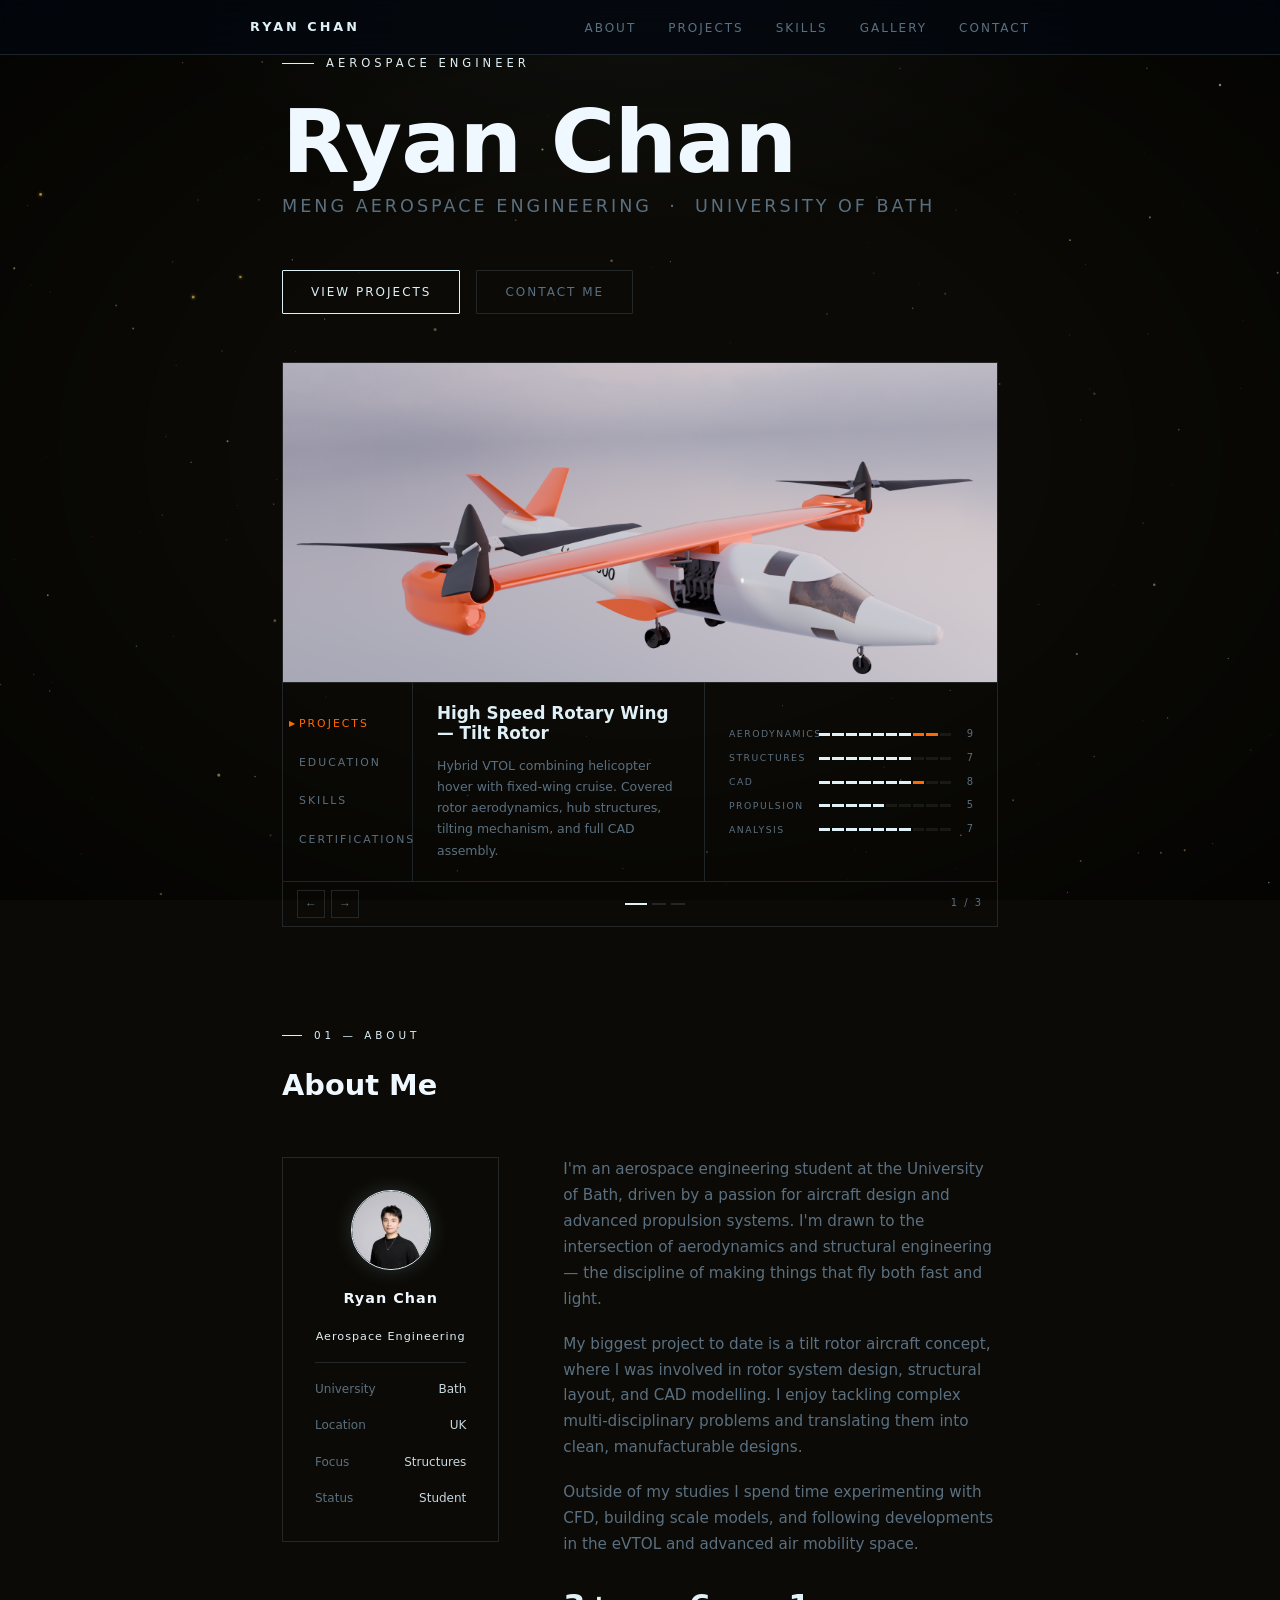
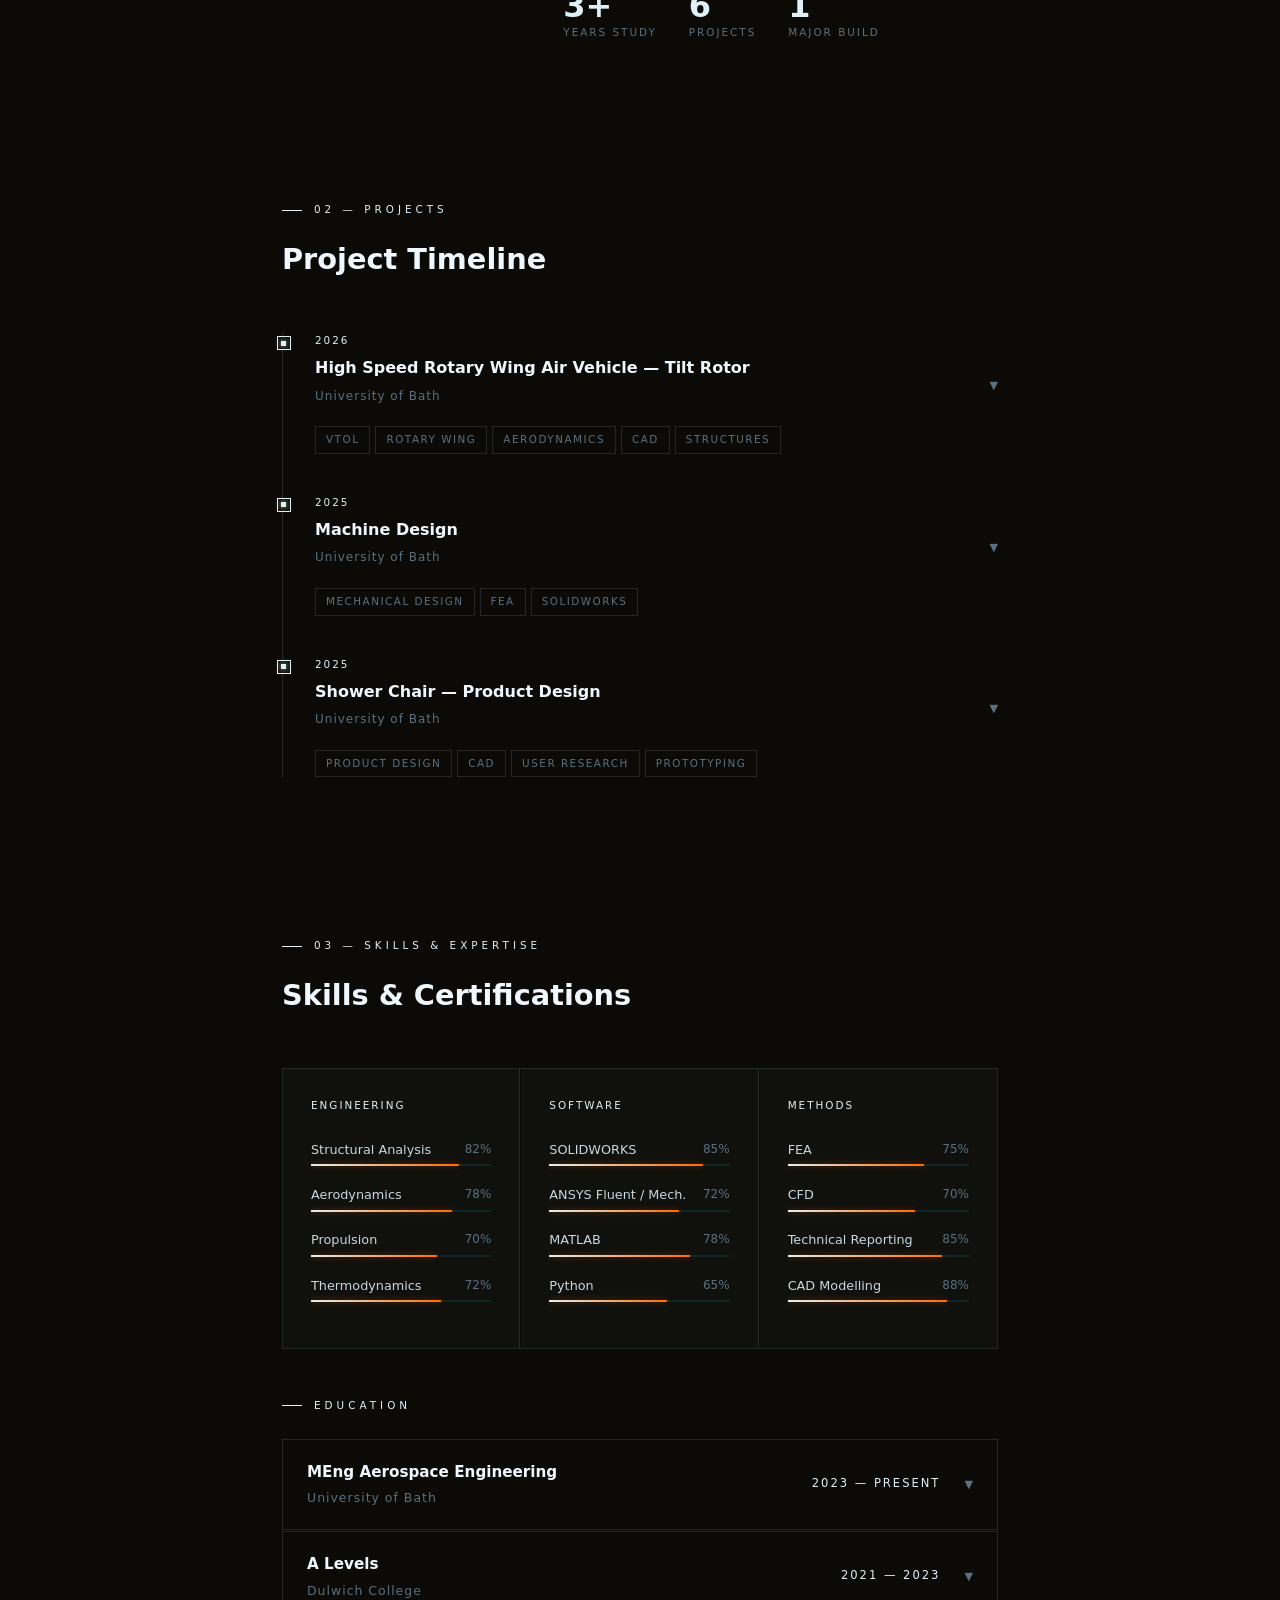
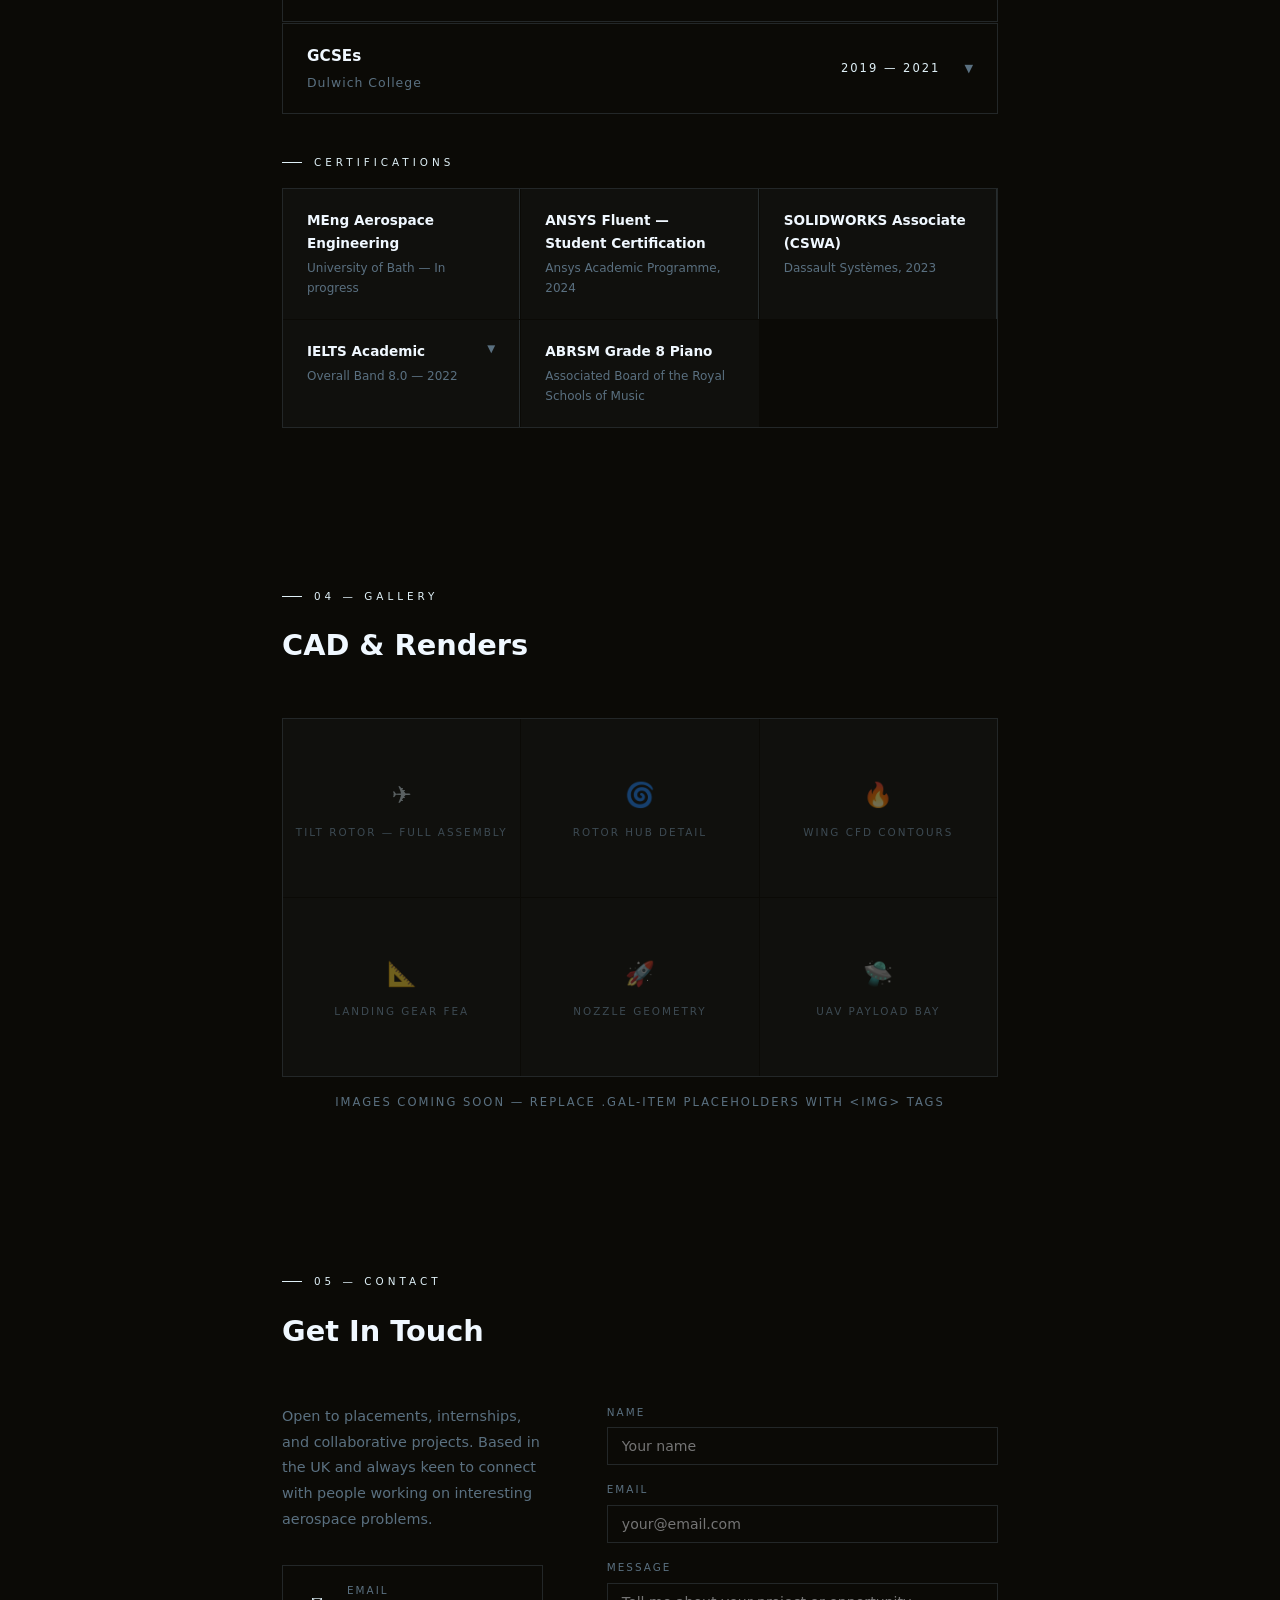
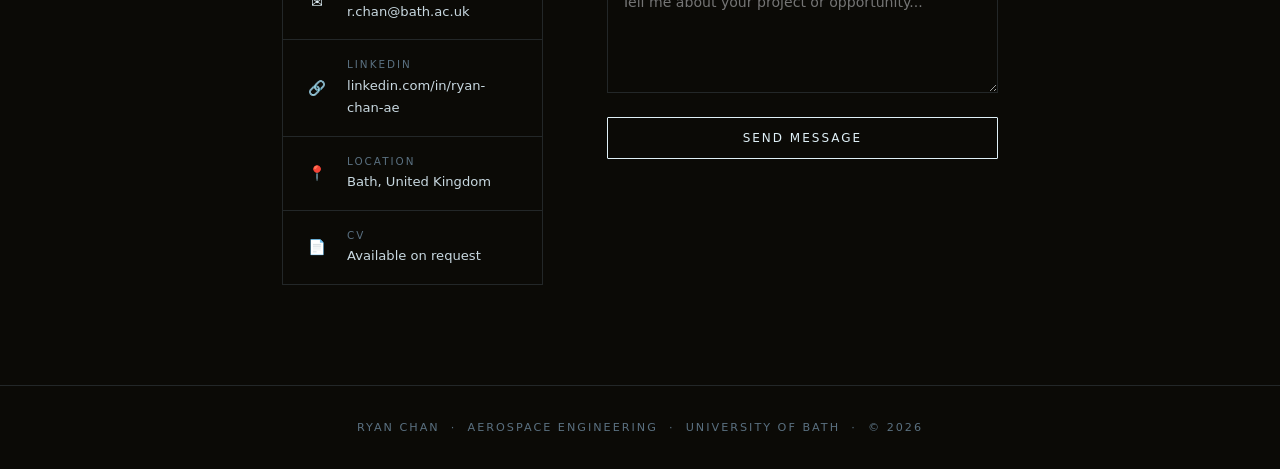
<file: archive/previous-portfolio-2026-08-31/index.html>
<!DOCTYPE html>
<html lang="en">
<head>
<meta charset="UTF-8">
<meta name="viewport" content="width=device-width, initial-scale=1.0">
<title>Ryan Chan — Aerospace Engineering</title>
<style>
*{margin:0;padding:0;box-sizing:border-box}
:root{
  --bg:#080800;
  --cyan:#dff0f7;
  --cyan2:#b8d4e0;
  --orange:#ff6a00;
  --orange-dim:rgba(255,106,0,0.12);
  --cyan-dim:rgba(200,230,245,0.07);
  --cyan-glow:rgba(180,220,240,0.18);
  --text:#c8d8e0;
  --bright:#f0f8ff;
  --dim:#5a7080;
  --card:rgba(180,220,245,0.03);
  --border:rgba(180,220,245,0.14);
  --border-hover:rgba(255,106,0,0.55);
}
html{scroll-behavior:smooth}
body{background:#0b0a06;color:var(--text);font-family:'Segoe UI',system-ui,sans-serif;line-height:1.7;overflow-x:hidden}
/* Vignette only — stars are on canvas */
body::before{content:'';position:fixed;inset:0;z-index:0;pointer-events:none;
  background:radial-gradient(ellipse 80% 80% at 50% 50%, transparent 40%, rgba(0,0,0,0.72) 100%);
}
body::after{content:'';position:fixed;inset:0;z-index:0;pointer-events:none;
  background:radial-gradient(ellipse 60% 40% at 50% 0%, rgba(180,220,245,0.04) 0%, transparent 70%);
}

/* NAV */
nav{position:fixed;top:0;width:100%;z-index:100;padding:0 3rem;border-bottom:1px solid var(--border);background:rgba(2,8,16,0.7);backdrop-filter:blur(16px)}
.nav-inner{max-width:780px;margin:0 auto;display:flex;align-items:center;justify-content:space-between;height:54px}
.nav-logo{font-size:0.8rem;letter-spacing:3px;color:var(--cyan);text-transform:uppercase;font-weight:600}
.nav-links{display:flex;gap:2rem;list-style:none}
.nav-links a{color:var(--dim);text-decoration:none;font-size:0.75rem;letter-spacing:2px;text-transform:uppercase;transition:color .2s}
.nav-links a:hover{color:var(--cyan)}
.nav-links a.active{color:#ffe600;text-shadow:0 0 10px rgba(255,230,0,0.8),0 0 24px rgba(255,230,0,0.35)}

/* WRAPPER */
.wrap{position:relative;z-index:1;max-width:780px;margin:0 auto;padding:0 2rem}

/* HERO */
#hero{min-height:100vh;display:flex;flex-direction:column;justify-content:center;position:relative;padding-top:54px}
.hero-wrap{padding:0 2rem;max-width:780px;margin:0 auto;width:100%;position:relative;z-index:1}
.hero-eyebrow{font-size:0.72rem;letter-spacing:4px;text-transform:uppercase;color:var(--cyan);margin-bottom:1.5rem;display:flex;align-items:center;gap:12px}
.hero-eyebrow::before{content:'';display:inline-block;width:32px;height:1px;background:var(--cyan)}
.hero-name{font-size:clamp(3rem,7vw,5.5rem);font-weight:800;color:var(--bright);line-height:1;letter-spacing:-1px;margin-bottom:0.4rem}
/* FIX: hero-sub was defined in CSS but missing from HTML */
.hero-sub{font-size:clamp(0.9rem,2vw,1.1rem);color:var(--dim);letter-spacing:3px;text-transform:uppercase;margin-bottom:3rem}
.hero-btns{display:flex;gap:1rem}
.btn{display:inline-block;padding:11px 28px;font-size:0.75rem;letter-spacing:2px;text-transform:uppercase;text-decoration:none;border-radius:1px;transition:all .25s;cursor:pointer;border:none;font-family:inherit}
.btn-c{background:transparent;border:1px solid var(--cyan);color:var(--cyan)}
.btn-c:hover{background:var(--cyan-dim);box-shadow:0 0 20px var(--cyan-glow)}
.btn-g{background:transparent;border:1px solid var(--border);color:var(--dim)}
.btn-g:hover{border-color:var(--border-hover);color:var(--text)}

/* FEATURED */
.featured-block{margin-top:5rem;display:grid;grid-template-columns:1fr 1fr;gap:2px;border:1px solid var(--border)}
.feat-img{background:rgba(0,240,255,0.03);aspect-ratio:16/9;display:flex;align-items:center;justify-content:center;position:relative;overflow:hidden}
.feat-img-placeholder{display:flex;flex-direction:column;align-items:center;gap:1rem;opacity:0.5}
.feat-img-placeholder svg{width:64px;height:64px;stroke:var(--cyan);fill:none}
.feat-img-placeholder span{font-size:0.7rem;letter-spacing:2px;text-transform:uppercase;color:var(--cyan)}
.feat-img::after{content:'';position:absolute;inset:0;background:linear-gradient(135deg,transparent 60%,rgba(0,240,255,0.05))}
.feat-info{padding:2rem;display:flex;flex-direction:column;justify-content:center;border-left:1px solid var(--border)}
.feat-label{font-size:0.65rem;letter-spacing:3px;text-transform:uppercase;color:var(--cyan);margin-bottom:1rem}
.feat-title{font-size:1.5rem;font-weight:700;color:var(--bright);margin-bottom:1rem;line-height:1.2}
.feat-desc{font-size:0.88rem;color:var(--dim);line-height:1.8;margin-bottom:1.5rem}
.feat-pills{display:flex;flex-wrap:wrap;gap:6px}
.pill{font-size:0.65rem;letter-spacing:1.5px;text-transform:uppercase;padding:4px 10px;border:1px solid var(--border);color:var(--dim)}

/* SECTION */
section{padding:100px 0;position:relative;z-index:1}
.s-label{font-size:0.65rem;letter-spacing:4px;text-transform:uppercase;color:var(--cyan);margin-bottom:1rem;display:flex;align-items:center;gap:12px}
.s-label::before{content:'';display:inline-block;width:20px;height:1px;background:var(--cyan)}
h2.s-title{font-size:1.8rem;font-weight:700;color:var(--bright);margin-bottom:3rem}

/* ABOUT */
.about-cols{display:grid;grid-template-columns:1fr 2fr;gap:4rem;align-items:start}
.about-id{border:1px solid var(--border);padding:2rem;display:flex;flex-direction:column;align-items:center;gap:1rem;text-align:center}
.about-avatar{width:80px;height:80px;border-radius:50%;border:1px solid var(--cyan);display:flex;align-items:center;justify-content:center;background:var(--cyan-dim);font-size:2rem;color:var(--cyan);box-shadow:0 0 20px var(--cyan-glow);overflow:hidden}
.about-avatar img{width:100%;height:100%;object-fit:cover;border-radius:50%}
.about-id-name{font-size:0.9rem;font-weight:600;color:var(--bright);letter-spacing:1px}
.about-id-sub{font-size:0.7rem;color:var(--cyan);letter-spacing:1px}
.about-id-divider{width:100%;height:1px;background:var(--border)}
.about-id-row{display:flex;justify-content:space-between;width:100%;font-size:0.75rem}
.about-id-row span:first-child{color:var(--dim)}
.about-id-row span:last-child{color:var(--text)}
.about-body p{color:var(--dim);margin-bottom:1.2rem;font-size:0.95rem}
.stats-row{display:flex;gap:2rem;margin-top:2rem}
.stat{text-align:left}
.stat-n{font-size:2rem;font-weight:800;color:var(--cyan);line-height:1}
.stat-l{font-size:0.65rem;letter-spacing:2px;text-transform:uppercase;color:var(--dim);margin-top:2px}

/* TIMELINE */
.tl{border-left:1px solid var(--border);padding-left:2rem;display:flex;flex-direction:column;gap:0}
.tl-item{position:relative;padding-bottom:2.5rem;cursor:pointer}
.tl-item:last-child{padding-bottom:0}
.tl-dot{position:absolute;left:-2.4rem;top:4px;width:14px;height:14px;border:1px solid var(--cyan);background:var(--bg);display:flex;align-items:center;justify-content:center}
.tl-dot::after{content:'';width:5px;height:5px;background:var(--cyan);box-shadow:0 0 6px var(--cyan)}
.tl-year{font-size:0.65rem;letter-spacing:2px;color:var(--cyan);margin-bottom:0.3rem;text-transform:uppercase}
.tl-name{font-size:1rem;font-weight:600;color:var(--bright);margin-bottom:0.25rem}
.tl-org{font-size:0.75rem;color:var(--dim);margin-bottom:0.5rem;letter-spacing:1px}
.tl-desc{font-size:0.85rem;color:var(--dim);line-height:1.7}
.tl-pills{display:flex;flex-wrap:wrap;gap:5px;margin-top:0.75rem}
.tl-header{display:flex;align-items:center;justify-content:space-between;gap:1rem}
.tl-chevron{color:var(--dim);font-size:0.7rem;transition:transform .3s;flex-shrink:0;margin-top:2px}
.tl-item.open .tl-chevron{transform:rotate(180deg)}
.tl-details{max-height:0;overflow:hidden;transition:max-height .4s ease,opacity .3s ease;opacity:0}
.tl-item.open .tl-details{max-height:400px;opacity:1}
.tl-details-inner{padding-top:1rem;border-top:1px solid var(--border);margin-top:1rem}
.tl-details-inner p{font-size:0.85rem;color:var(--dim);line-height:1.8;margin-bottom:0.75rem}
.tl-details-inner p:last-child{margin-bottom:0}

/* SKILLS */
.skills-cols{display:grid;grid-template-columns:repeat(3,1fr);gap:1px;border:1px solid var(--border)}
.skill-col{padding:1.75rem;background:var(--card);border-right:1px solid var(--border)}
.skill-col:last-child{border-right:none}
.skill-col-title{font-size:0.65rem;letter-spacing:2px;text-transform:uppercase;color:var(--cyan);margin-bottom:1.5rem}
.s-item{margin-bottom:1.1rem}
.s-row{display:flex;justify-content:space-between;font-size:0.8rem;margin-bottom:4px;color:var(--text)}
.s-pct{color:var(--dim);font-size:0.75rem}
.s-bar{height:2px;background:rgba(0,240,255,0.1)}
.s-fill{height:2px;background:linear-gradient(90deg,var(--cyan),var(--orange));box-shadow:0 0 6px rgba(255,106,0,0.4)}
.certs{display:grid;grid-template-columns:repeat(3,1fr);gap:1px;border:1px solid var(--border);margin-top:1px}
.cert{padding:1.25rem 1.5rem;background:var(--card);border-right:1px solid var(--border)}
.cert:last-child{border-right:none}
.cert-t{font-size:0.85rem;font-weight:600;color:var(--bright);margin-bottom:0.2rem}
.cert-s{font-size:0.75rem;color:var(--dim)}

/* GALLERY */
.gal{display:grid;grid-template-columns:repeat(3,1fr);gap:1px;border:1px solid var(--border)}
.gal-item{aspect-ratio:4/3;background:var(--card);position:relative;overflow:hidden;cursor:pointer;display:flex;align-items:center;justify-content:center;flex-direction:column;gap:8px}
.gal-item:hover .gal-shine{opacity:1}
.gal-item:hover .gal-caption{opacity:1;transform:translateY(0)}
.gal-shine{position:absolute;inset:0;border:1px solid var(--border-hover);opacity:0;transition:opacity .25s;pointer-events:none}
.gal-icon{font-size:1.5rem;opacity:0.4}
.gal-lbl{font-size:0.65rem;letter-spacing:2px;text-transform:uppercase;color:var(--dim);opacity:0.6}
.gal-caption{position:absolute;bottom:0;left:0;right:0;padding:0.75rem 1rem;background:rgba(0,8,16,0.85);font-size:0.7rem;letter-spacing:1px;text-transform:uppercase;color:var(--cyan);opacity:0;transform:translateY(4px);transition:all .2s}

/* CONTACT */
.contact-cols{display:grid;grid-template-columns:1fr 1.5fr;gap:4rem;align-items:start}
.contact-links{display:flex;flex-direction:column;gap:0;border:1px solid var(--border)}
.c-link{display:flex;align-items:center;gap:1rem;padding:1rem 1.25rem;border-bottom:1px solid var(--border);transition:background .2s}
.c-link:last-child{border-bottom:none}
.c-link:hover{background:var(--cyan-dim)}
.c-icon{width:28px;height:28px;display:flex;align-items:center;justify-content:center;font-size:0.9rem;color:var(--cyan);flex-shrink:0}
.c-lbl{font-size:0.65rem;letter-spacing:2px;text-transform:uppercase;color:var(--dim);margin-bottom:1px}
.c-val{font-size:0.82rem;color:var(--text)}
.form-field{margin-bottom:1rem}
.form-field label{display:block;font-size:0.65rem;letter-spacing:2px;text-transform:uppercase;color:var(--dim);margin-bottom:6px}
.form-field input,.form-field textarea{width:100%;background:transparent;border:1px solid var(--border);color:var(--text);padding:10px 14px;font-size:0.88rem;font-family:inherit;outline:none;transition:border-color .2s;border-radius:0}
.form-field input:focus,.form-field textarea:focus{border-color:var(--cyan)}
.form-field textarea{resize:vertical;min-height:110px}

/* FIX: fading class was referenced in JS but never defined */
@keyframes fadeFlash{0%{opacity:0.4}100%{opacity:1}}
.fading{animation:fadeFlash .18s ease forwards}

/* Education accordion */
.edu-row{display:flex;justify-content:space-between;align-items:center;padding:7px 10px;border:1px solid var(--border);font-size:0.82rem;color:var(--text)}
.edu-grade{font-weight:700;color:var(--cyan);font-size:0.85rem}
.edu-open .edu-body{max-height:2000px!important;opacity:1!important}
/* FIX: chevron now targets the span inside the header row via sibling selector */
.edu-open .edu-chev{transform:rotate(180deg)}

/* Cert accordion */
.cert-open .ielts-body{max-height:200px!important;opacity:1!important}
.cert-open .ielts-chev{transform:rotate(180deg)}

footer{border-top:1px solid var(--border);padding:2rem;text-align:center;font-size:0.7rem;letter-spacing:2px;color:var(--dim);text-transform:uppercase;position:relative;z-index:1}
</style>
</head>
<body>

<!-- STAR FIELD -->
<canvas id="stars" style="position:fixed;inset:0;z-index:0;pointer-events:none"></canvas>
<script>
(function(){
  const c=document.getElementById('stars');
  const ctx=c.getContext('2d');
  let W,H,stars=[];

  const LAYERS=[
    {count:180, rMin:0.2, rMax:0.6, speedMult:0.012, alpha:[0.15,0.35], warm:0.3},
    {count:90,  rMin:0.5, rMax:1.0, speedMult:0.022, alpha:[0.25,0.55], warm:0.5},
    {count:30,  rMin:0.9, rMax:1.6, speedMult:0.038, alpha:[0.45,0.85], warm:0.7},
  ];

  function resize(){
    W=c.width=window.innerWidth;
    H=c.height=window.innerHeight;
  }

  function mkStar(layer,i){
    return{
      x:Math.random()*W, y:Math.random()*H,
      r:layer.rMin+Math.random()*(layer.rMax-layer.rMin),
      baseAlpha:layer.alpha[0]+Math.random()*(layer.alpha[1]-layer.alpha[0]),
      alpha:0, phase:Math.random()*Math.PI*2,
      twinkleSpeed:0.004+Math.random()*0.012,
      speedMult:layer.speedMult,
      warm:Math.random()<layer.warm,
      layer:i
    };
  }

  function init(){
    resize();
    stars=[];
    LAYERS.forEach((l,i)=>{
      for(let k=0;k<l.count;k++) stars.push(mkStar(l,i));
    });
  }

  let scrollY=0;
  window.addEventListener('scroll',()=>{scrollY=window.scrollY},{passive:true});

  function draw(t){
    ctx.clearRect(0,0,W,H);
    stars.forEach(s=>{
      s.phase+=s.twinkleSpeed;
      s.alpha=s.baseAlpha*(0.7+0.3*Math.sin(s.phase));
      // parallax shift based on scroll
      const py=(s.y - scrollY*s.speedMult + H*10) % H;
      // colour: warm amber tint or cool off-white
      const col=s.warm?`rgba(255,220,140,${s.alpha})`:`rgba(255,248,230,${s.alpha})`;
      ctx.beginPath();
      ctx.arc(s.x, py, s.r, 0, Math.PI*2);
      ctx.fillStyle=col;
      ctx.fill();
      // faint glow on brighter stars
      if(s.r>1.1&&s.alpha>0.5){
        const g=ctx.createRadialGradient(s.x,py,0,s.x,py,s.r*4);
        g.addColorStop(0,s.warm?`rgba(245,196,0,${s.alpha*0.35})`:`rgba(255,248,230,${s.alpha*0.2})`);
        g.addColorStop(1,'rgba(0,0,0,0)');
        ctx.beginPath();
        ctx.arc(s.x,py,s.r*4,0,Math.PI*2);
        ctx.fillStyle=g;
        ctx.fill();
      }
    });
    requestAnimationFrame(draw);
  }

  window.addEventListener('resize',init);
  init();
  requestAnimationFrame(draw);
})();
</script>

<nav>
  <div class="nav-inner">
    <div class="nav-logo">Ryan Chan</div>
    <ul class="nav-links">
      <li><a href="#about">About</a></li>
      <li><a href="#timeline">Projects</a></li>
      <li><a href="#skills">Skills</a></li>
      <li><a href="#gallery">Gallery</a></li>
      <li><a href="#contact">Contact</a></li>
    </ul>
  </div>
</nav>

<!-- HERO -->
<div id="hero">
  <div class="hero-wrap">
    <div class="hero-eyebrow">Aerospace Engineer</div>
    <div class="hero-name">Ryan Chan</div>
    <!-- FIX: hero-sub was in CSS but not in HTML -->
    <div class="hero-sub">MEng Aerospace Engineering &nbsp;·&nbsp; University of Bath</div>
    <div class="hero-btns" style="margin-bottom:3rem">
      <a href="#timeline" class="btn btn-c">View Projects</a>
      <a href="#contact" class="btn btn-g">Contact Me</a>
    </div>

    <!-- BO2-STYLE SELECT UI -->
    <style>
      .bo2{margin-top:0;border:1px solid var(--border);user-select:none;display:flex;flex-direction:column}
      .bo2-visual{height:320px;display:flex;align-items:center;justify-content:center;border-bottom:1px solid var(--border);position:relative;overflow:hidden;background:#0a0800}
      .bo2-visual svg{width:110px;height:110px;stroke:var(--cyan);fill:none;opacity:0.35}
      .bo2-visual img{width:100%;height:100%;object-fit:cover;position:absolute;inset:0}
      .bo2-visual-label{position:absolute;bottom:10px;left:14px;font-size:0.6rem;letter-spacing:3px;text-transform:uppercase;color:rgba(255,255,255,0.35)}
      .bo2-bottom{display:grid;grid-template-columns:130px 1fr 1fr;min-height:180px}
      .bo2-cats{border-right:1px solid var(--border);display:flex;flex-direction:column;justify-content:center;padding:1rem 0}
      .bo2-cat{padding:10px 16px;font-size:0.68rem;letter-spacing:2px;text-transform:uppercase;color:var(--dim);cursor:pointer;transition:all .2s;position:relative}
      .bo2-cat.active{color:var(--orange)}
      .bo2-cat.active::before{content:'▶';position:absolute;left:6px;font-size:0.5rem;top:50%;transform:translateY(-50%);color:var(--orange)}
      .bo2-cat:hover:not(.active){color:var(--text)}
      .bo2-info{padding:1.25rem 1.5rem;display:flex;flex-direction:column;justify-content:center;gap:0.5rem;border-right:1px solid var(--border)}
      .bo2-name{font-size:1.05rem;font-weight:700;color:var(--cyan);line-height:1.2}
      .bo2-desc{font-size:0.78rem;color:var(--dim);line-height:1.7;margin-top:0.2rem}
      .bo2-stats{padding:1.25rem 1.5rem;display:flex;flex-direction:column;justify-content:center;gap:7px}
      .bo2-stat-row{display:flex;align-items:center;gap:8px}
      .bo2-stat-lbl{font-size:0.58rem;letter-spacing:1.5px;text-transform:uppercase;color:var(--dim);width:82px;flex-shrink:0}
      .bo2-stat-track{flex:1;display:flex;gap:2px}
      .bo2-stat-seg{flex:1;height:3px;background:rgba(255,255,255,0.07);transition:background .35s}
      .bo2-stat-seg.lit{background:var(--cyan)}
      .bo2-stat-seg.lit-hi{background:var(--orange)}
      .bo2-stat-val{font-size:0.62rem;color:var(--dim);width:14px;text-align:right;flex-shrink:0}
      .bo2-nav{border-top:1px solid var(--border);display:flex;align-items:center;justify-content:space-between;padding:8px 14px}
      .bo2-btn{width:28px;height:28px;border:1px solid var(--border);background:transparent;color:var(--dim);font-size:0.75rem;cursor:pointer;display:flex;align-items:center;justify-content:center;transition:all .2s}
      .bo2-btn:hover{border-color:var(--cyan);color:var(--cyan)}
      .bo2-pips{display:flex;gap:5px;align-items:center}
      .bo2-pip{width:14px;height:2px;background:var(--border);cursor:pointer;transition:all .2s}
      .bo2-pip.active{background:var(--cyan);width:22px}
      .bo2-counter{font-size:0.62rem;letter-spacing:2px;color:var(--dim);text-transform:uppercase}
      .bo2-stat-seg.lit-white{background:rgba(255,140,60,0.9);box-shadow:0 0 4px rgba(255,120,40,0.4)}
      .bo2-name.white-accent{color:rgba(255,180,120,0.95);text-shadow:0 0 12px rgba(255,120,40,0.25)}
    </style>

    <div class="bo2" id="bo2" tabindex="0">
      <div class="bo2-display" id="bo2display">
        <div class="bo2-visual" id="bo2visual"></div>
        <div class="bo2-bottom">
          <div class="bo2-cats" id="bo2cats">
            <div class="bo2-cat active" onclick="setCategory(0)">Projects</div>
            <div class="bo2-cat" onclick="setCategory(1)">Education</div>
            <div class="bo2-cat" onclick="setCategory(2)">Skills</div>
            <div class="bo2-cat" onclick="setCategory(3)">Certifications</div>
          </div>
          <div class="bo2-info">
            <div class="bo2-name" id="bo2name"></div>
            <div class="bo2-desc" id="bo2desc"></div>
          </div>
          <div class="bo2-stats" id="bo2stats"></div>
        </div>
      </div>
      <div class="bo2-nav">
        <div style="display:flex;gap:6px">
          <button class="bo2-btn" id="prevBtn">&#8592;</button>
          <button class="bo2-btn" id="nextBtn">&#8594;</button>
        </div>
        <div class="bo2-pips" id="bo2pips"></div>
        <div class="bo2-counter" id="bo2counter"></div>
      </div>
    </div>

    <script>
    const CATEGORIES=[{name:'Projects',items:[{label:'Group Design Project — 2026',name:'High Speed Rotary Wing — Tilt Rotor',desc:'Hybrid VTOL combining helicopter hover with fixed-wing cruise. Covered rotor aerodynamics, hub structures, tilting mechanism, and full CAD assembly.',icon:'tiltrotor',stats:[{n:'Aerodynamics',v:9},{n:'Structures',v:7},{n:'CAD',v:8},{n:'Propulsion',v:5},{n:'Analysis',v:7}]},{label:'Design Module — 2025',name:'Machine Design',desc:'Gear train design, shaft sizing, bearing selection and fatigue life estimation under realistic loading conditions using engineering standards.',icon:'machine',stats:[{n:'Aerodynamics',v:1},{n:'Structures',v:8},{n:'CAD',v:7},{n:'Propulsion',v:2},{n:'Analysis',v:9}]},{label:'Product Design — 2025',name:'Shower Chair',desc:'Ergonomic chair for mobility-impaired users. Full design process from user research through concept generation to detailed CAD and structural validation.',icon:'chair',stats:[{n:'Aerodynamics',v:1},{n:'Structures',v:6},{n:'CAD',v:9},{n:'Propulsion',v:0},{n:'Analysis',v:5}]}]},{name:'Education',items:[{label:'2023 — Present',name:'MEng Aerospace Engineering',desc:'University of Bath. Four-year integrated masters covering aerodynamics, propulsion, structures, spacecraft, and rotorcraft dynamics.',icon:'uni',stats:[{n:'Theory',v:9},{n:'Design',v:8},{n:'Research',v:7},{n:'Practical',v:6},{n:'Breadth',v:9}]},{label:'A Levels — Dulwich College',name:'Mathematics · Further Maths · Physics · D&T · EPQ',desc:'Grades: Mathematics A, Further Mathematics B, Physics A, Design & Technology A, Extended Project Qualification A.',icon:'alevel',stats:[{n:'Maths',v:9},{n:'Science',v:9},{n:'Design',v:9},{n:'Research',v:8},{n:'Overall',v:9}]},{label:'GCSEs — Dulwich College',name:'11 GCSEs including 7× Grade 9',desc:'Subjects include Mathematics 9, Physics 9, Chemistry 9, Biology 8, English Language 9, Computer Science 8, Design & Technology 8, Spanish 8.',icon:'gcse',stats:[{n:'Sciences',v:9},{n:'Maths',v:9},{n:'Humanities',v:9},{n:'Languages',v:8},{n:'Technology',v:8}]}]},{name:'Skills',items:[{label:'Engineering Discipline',name:'Structural Analysis & FEA',desc:'Finite element analysis of aerospace and mechanical components using ANSYS Mechanical and SOLIDWORKS Simulation. Landing gear, fuselage, and rotor hub experience.',icon:'structures',stats:[{n:'Proficiency',v:8},{n:'FEA Tools',v:7},{n:'Theory',v:8},{n:'Application',v:7},{n:'Reporting',v:9}]},{label:'Engineering Discipline',name:'Aerodynamics & CFD',desc:'Subsonic aerofoil analysis and parametric CFD studies using ANSYS Fluent. NACA aerofoil validation, boundary layer analysis, and pressure distribution work.',icon:'aero',stats:[{n:'Proficiency',v:7},{n:'CFD Tools',v:7},{n:'Theory',v:8},{n:'Application',v:6},{n:'Reporting',v:8}]},{label:'Software',name:'CAD — SOLIDWORKS',desc:'Primary CAD platform. Used across all major projects for part modelling, assemblies, technical drawings, and rendered presentations.',icon:'cad',stats:[{n:'Proficiency',v:9},{n:'Assemblies',v:8},{n:'Drawings',v:8},{n:'Rendering',v:7},{n:'Simulation',v:6}]},{label:'Software',name:'MATLAB & Python',desc:'MATLAB used for propulsion calculations, nozzle thermodynamics, and data processing. Python for engineering computation coursework.',icon:'code',stats:[{n:'MATLAB',v:8},{n:'Python',v:6},{n:'Data Proc.',v:7},{n:'Scripting',v:7},{n:'Numerics',v:8}]}]},{name:'Certifications',items:[{label:'Academic',name:'SOLIDWORKS Associate — CSWA',desc:'Dassault Systèmes Certified SOLIDWORKS Associate. Validates competency in 3D part modelling, assemblies, and technical drawings.',icon:'cert',stats:[{n:'Parts',v:9},{n:'Assemblies',v:8},{n:'Drawings',v:8},{n:'Simulation',v:6},{n:'Overall',v:8}]},{label:'Language — 2022',name:'IELTS Academic — Overall Band 8.0',desc:'Listening 8.5 · Reading 7.5 · Writing 7.5 · Speaking 8.5. Demonstrates high-level English proficiency for academic and professional settings.',icon:'ielts',white:true,stats:[{n:'Listening',v:9},{n:'Reading',v:8},{n:'Writing',v:8},{n:'Speaking',v:9},{n:'Overall',v:8}]},{label:'Music',name:'ABRSM Grade 8 Piano',desc:'Associated Board of the Royal Schools of Music. Highest practical graded examination, demonstrating advanced technical and musical ability.',icon:'piano',white:true,stats:[{n:'Technical',v:9},{n:'Expression',v:8},{n:'Sight-read',v:7},{n:'Theory',v:8},{n:'Overall',v:8}]}]}];

    const ICONS={tiltrotor:`<svg viewBox="0 0 64 64"><ellipse cx="32" cy="36" rx="28" ry="8" stroke-width="1.5"/><line x1="4" y1="24" x2="60" y2="24" stroke-width="1.5"/><line x1="32" y1="24" x2="32" y2="48" stroke-width="1.5"/><circle cx="10" cy="24" r="6" stroke-width="1.5"/><circle cx="54" cy="24" r="6" stroke-width="1.5"/></svg>`,machine:`<svg viewBox="0 0 64 64"><circle cx="32" cy="32" r="10" stroke-width="1.5"/><circle cx="32" cy="32" r="4" stroke-width="1.5"/><line x1="32" y1="10" x2="32" y2="18" stroke-width="1.5"/><line x1="32" y1="46" x2="32" y2="54" stroke-width="1.5"/><line x1="10" y1="32" x2="18" y2="32" stroke-width="1.5"/><line x1="46" y1="32" x2="54" y2="32" stroke-width="1.5"/><circle cx="50" cy="20" r="6" stroke-width="1.5"/><line x1="40" y1="26" x2="44" y2="24" stroke-width="1.5"/></svg>`,chair:`<svg viewBox="0 0 64 64"><rect x="18" y="24" width="28" height="16" stroke-width="1.5" rx="2"/><line x1="18" y1="40" x2="14" y2="54" stroke-width="1.5"/><line x1="46" y1="40" x2="50" y2="54" stroke-width="1.5"/><line x1="22" y1="40" x2="22" y2="54" stroke-width="1.5"/><line x1="42" y1="40" x2="42" y2="54" stroke-width="1.5"/><rect x="14" y="16" width="8" height="12" stroke-width="1.5" rx="1"/></svg>`,uni:`<svg viewBox="0 0 64 64"><polygon points="32,10 56,24 32,38 8,24" stroke-width="1.5"/><line x1="8" y1="24" x2="8" y2="44" stroke-width="1.5"/><rect x="18" y="34" width="28" height="16" stroke-width="1.5"/></svg>`,alevel:`<svg viewBox="0 0 64 64"><rect x="12" y="10" width="40" height="50" stroke-width="1.5" rx="2"/><line x1="20" y1="24" x2="44" y2="24" stroke-width="1.5"/><line x1="20" y1="32" x2="44" y2="32" stroke-width="1.5"/><line x1="20" y1="40" x2="36" y2="40" stroke-width="1.5"/></svg>`,gcse:`<svg viewBox="0 0 64 64"><rect x="12" y="10" width="40" height="50" stroke-width="1.5" rx="2"/><line x1="20" y1="22" x2="44" y2="22" stroke-width="1.5"/><line x1="20" y1="30" x2="44" y2="30" stroke-width="1.5"/><line x1="20" y1="38" x2="44" y2="38" stroke-width="1.5"/><line x1="20" y1="46" x2="36" y2="46" stroke-width="1.5"/></svg>`,structures:`<svg viewBox="0 0 64 64"><rect x="8" y="44" width="48" height="8" stroke-width="1.5"/><line x1="20" y1="44" x2="32" y2="16" stroke-width="1.5"/><line x1="44" y1="44" x2="32" y2="16" stroke-width="1.5"/><line x1="14" y1="36" x2="50" y2="36" stroke-width="1.5"/></svg>`,aero:`<svg viewBox="0 0 64 64"><path d="M8 36 Q32 10 56 28" stroke-width="1.5" fill="none"/><path d="M8 40 Q32 14 56 32" stroke-width="1.5" fill="none"/><line x1="8" y1="36" x2="8" y2="40" stroke-width="1.5"/><line x1="56" y1="28" x2="56" y2="32" stroke-width="1.5"/></svg>`,cad:`<svg viewBox="0 0 64 64"><rect x="12" y="12" width="40" height="40" stroke-width="1.5"/><line x1="12" y1="28" x2="52" y2="28" stroke-width="1.5"/><line x1="28" y1="12" x2="28" y2="52" stroke-width="1.5"/><circle cx="40" cy="40" r="6" stroke-width="1.5"/></svg>`,code:`<svg viewBox="0 0 64 64"><polyline points="22,20 10,32 22,44" stroke-width="1.5" fill="none"/><polyline points="42,20 54,32 42,44" stroke-width="1.5" fill="none"/><line x1="36" y1="16" x2="28" y2="48" stroke-width="1.5"/></svg>`,cert:`<svg viewBox="0 0 64 64"><rect x="10" y="14" width="44" height="36" stroke-width="1.5" rx="2"/><circle cx="32" cy="32" r="10" stroke-width="1.5"/><line x1="32" y1="42" x2="28" y2="54" stroke-width="1.5"/><line x1="32" y1="42" x2="36" y2="54" stroke-width="1.5"/></svg>`,ielts:`<svg viewBox="0 0 64 64"><circle cx="32" cy="28" r="16" stroke-width="1.5"/><line x1="32" y1="12" x2="32" y2="28" stroke-width="1.5"/><line x1="32" y1="28" x2="42" y2="22" stroke-width="1.5"/><line x1="20" y1="48" x2="44" y2="48" stroke-width="1.5"/></svg>`,piano:`<svg viewBox="0 0 64 64"><rect x="8" y="18" width="48" height="32" stroke-width="1.5" rx="2"/><line x1="8" y1="36" x2="56" y2="36" stroke-width="1.5"/><rect x="14" y="18" width="6" height="12" stroke-width="1" fill="rgba(245,196,0,0.15)"/><rect x="24" y="18" width="6" height="12" stroke-width="1" fill="rgba(245,196,0,0.15)"/><rect x="38" y="18" width="6" height="12" stroke-width="1" fill="rgba(245,196,0,0.15)"/><rect x="48" y="18" width="6" height="12" stroke-width="1" fill="rgba(245,196,0,0.15)"/></svg>`};

    let catIdx=0,itemIdx=0;
    const TILTROTOR_SRC='tiltrotor.png';

    function segBar(v,white){
      return Array.from({length:10},(_,i)=>{
        const lit=i<v,hi=lit&&i>=7;
        let cls='bo2-stat-seg';
        if(lit)cls+=white?' lit-white':hi?' lit-hi':' lit';
        return `<div class="${cls}"></div>`;
      }).join('');
    }

    function render(fade){
      const cat=CATEGORIES[catIdx],item=cat.items[itemIdx];
      const display=document.getElementById('bo2display');
      // FIX: fading class now has actual CSS animation
      if(fade){display.classList.add('fading');setTimeout(()=>display.classList.remove('fading'),180)}
      const vis=document.getElementById('bo2visual');
      if(catIdx===0&&itemIdx===0){
        vis.innerHTML=`<img src="${TILTROTOR_SRC}" style="width:100%;height:100%;object-fit:cover;position:absolute;inset:0" onerror="this.outerHTML='${ICONS[item.icon].replace(/'/g,"\\'")}'">`;
      }else{vis.innerHTML=ICONS[item.icon]||'';}
      const nameEl=document.getElementById('bo2name');
      nameEl.textContent=item.name;
      nameEl.className='bo2-name'+(item.white?' white-accent':'');
      document.getElementById('bo2desc').textContent=item.desc;
      document.getElementById('bo2stats').innerHTML=item.stats.map(s=>`
        <div class="bo2-stat-row">
          <div class="bo2-stat-lbl">${s.n}</div>
          <div class="bo2-stat-track">${segBar(s.v,item.white)}</div>
          <div class="bo2-stat-val">${s.v}</div>
        </div>`).join('');
      document.getElementById('bo2pips').innerHTML=cat.items.map((_,i)=>`<div class="bo2-pip${i===itemIdx?' active':''}" onclick="goItem(${i})"></div>`).join('');
      document.getElementById('bo2counter').textContent=`${itemIdx+1} / ${cat.items.length}`;
      [...document.getElementById('bo2cats').children].forEach((c,i)=>c.classList.toggle('active',i===catIdx));
    }

    function setCategory(i){catIdx=i;itemIdx=0;render(true)}
    function goItem(i){itemIdx=i;render(true)}
    function nextItem(){itemIdx=(itemIdx+1)%CATEGORIES[catIdx].items.length;render(true)}
    function prevItem(){itemIdx=(itemIdx-1+CATEGORIES[catIdx].items.length)%CATEGORIES[catIdx].items.length;render(true)}

    document.getElementById('nextBtn').onclick=nextItem;
    document.getElementById('prevBtn').onclick=prevItem;

    document.getElementById('bo2').addEventListener('keydown',e=>{
      if(e.key==='ArrowRight')nextItem();
      else if(e.key==='ArrowLeft')prevItem();
      else if(e.key==='ArrowDown'){catIdx=(catIdx+1)%CATEGORIES.length;itemIdx=0;render(true)}
      else if(e.key==='ArrowUp'){catIdx=(catIdx-1+CATEGORIES.length)%CATEGORIES.length;itemIdx=0;render(true)}
    });

    let sx=0,sy=0,mdown=false;
    const bo2=document.getElementById('bo2');
    bo2.addEventListener('touchstart',e=>{sx=e.touches[0].clientX;sy=e.touches[0].clientY},{passive:true});
    bo2.addEventListener('touchend',e=>{
      const dx=e.changedTouches[0].clientX-sx,dy=e.changedTouches[0].clientY-sy;
      if(Math.abs(dx)>Math.abs(dy)&&Math.abs(dx)>40){dx<0?nextItem():prevItem()}
      else if(Math.abs(dy)>Math.abs(dx)&&Math.abs(dy)>40){dy<0?(catIdx=(catIdx+1)%CATEGORIES.length,itemIdx=0,render(true)):(catIdx=(catIdx-1+CATEGORIES.length)%CATEGORIES.length,itemIdx=0,render(true))}
    });
    bo2.addEventListener('mousedown',e=>{sx=e.clientX;sy=e.clientY;mdown=true});
    bo2.addEventListener('mouseup',e=>{
      if(!mdown)return;mdown=false;
      const dx=e.clientX-sx,dy=e.clientY-sy;
      if(Math.abs(dx)>Math.abs(dy)&&Math.abs(dx)>40){dx<0?nextItem():prevItem()}
    });

    render(false);
    </script>
  </div>
</div>

<!-- ABOUT -->
<section id="about">
  <div class="wrap">
    <div class="s-label">01 — About</div>
    <h2 class="s-title">About Me</h2>
    <div class="about-cols">
      <div class="about-id">
        <div class="about-avatar"><img src="Profile Picture.png" alt="Ryan Chan"></div>
        <div class="about-id-name">Ryan Chan</div>
        <div class="about-id-sub">Aerospace Engineering</div>
        <div class="about-id-divider"></div>
        <div class="about-id-row"><span>University</span><span>Bath</span></div>
        <div class="about-id-row"><span>Location</span><span>UK</span></div>
        <div class="about-id-row"><span>Focus</span><span>Structures</span></div>
        <div class="about-id-row"><span>Status</span><span>Student</span></div>
      </div>
      <div class="about-body">
        <p>I'm an aerospace engineering student at the University of Bath, driven by a passion for aircraft design and advanced propulsion systems. I'm drawn to the intersection of aerodynamics and structural engineering — the discipline of making things that fly both fast and light.</p>
        <p>My biggest project to date is a tilt rotor aircraft concept, where I was involved in rotor system design, structural layout, and CAD modelling. I enjoy tackling complex multi-disciplinary problems and translating them into clean, manufacturable designs.</p>
        <p>Outside of my studies I spend time experimenting with CFD, building scale models, and following developments in the eVTOL and advanced air mobility space.</p>
        <div class="stats-row">
          <div class="stat"><div class="stat-n">3+</div><div class="stat-l">Years Study</div></div>
          <div class="stat"><div class="stat-n">6</div><div class="stat-l">Projects</div></div>
          <div class="stat"><div class="stat-n">1</div><div class="stat-l">Major Build</div></div>
        </div>
      </div>
    </div>
  </div>
</section>

<!-- TIMELINE -->
<section id="timeline" style="padding-top:60px">
  <div class="wrap">
    <div class="s-label">02 — Projects</div>
    <h2 class="s-title">Project Timeline</h2>
    <div class="tl">
      <div class="tl-item" onclick="toggle(this)">
        <div class="tl-dot"></div>
        <div class="tl-year">2026</div>
        <div class="tl-header">
          <div>
            <div class="tl-name">High Speed Rotary Wing Air Vehicle — Tilt Rotor</div>
            <div class="tl-org">University of Bath</div>
          </div>
          <span class="tl-chevron">▼</span>
        </div>
        <div class="tl-pills" style="margin-top:0.75rem"><span class="pill">VTOL</span><span class="pill">Rotary Wing</span><span class="pill">Aerodynamics</span><span class="pill">CAD</span><span class="pill">Structures</span></div>
        <div class="tl-details">
          <div class="tl-details-inner">
            <p>Designed and analysed a high-speed tilt rotor air vehicle concept as part of a group design project. The vehicle combines the hover capability of a helicopter with the cruise efficiency of a fixed-wing aircraft, exploring the aerodynamic and structural trade-offs of a tilting rotor configuration at high forward flight speeds.</p>
            <p>Responsibilities included rotor blade geometry definition, aerodynamic performance estimation across the flight envelope, structural sizing of the rotor hub assembly, and CAD modelling of the full assembly in SOLIDWORKS.</p>
          </div>
        </div>
      </div>

      <div class="tl-item" onclick="toggle(this)">
        <div class="tl-dot"></div>
        <div class="tl-year">2025</div>
        <div class="tl-header">
          <div>
            <div class="tl-name">Machine Design</div>
            <div class="tl-org">University of Bath</div>
          </div>
          <span class="tl-chevron">▼</span>
        </div>
        <div class="tl-pills" style="margin-top:0.75rem"><span class="pill">Mechanical Design</span><span class="pill">FEA</span><span class="pill">SOLIDWORKS</span></div>
        <div class="tl-details">
          <div class="tl-details-inner">
            <p>Completed a machine design project focused on the analysis and specification of mechanical components under realistic loading conditions. Work included gear train design, shaft sizing, bearing selection, and fatigue life estimation.</p>
            <p>Applied engineering standards and safety factor methodologies to produce a fully documented design package, including technical drawings and a written design report.</p>
          </div>
        </div>
      </div>

      <div class="tl-item" onclick="toggle(this)">
        <div class="tl-dot"></div>
        <div class="tl-year">2025</div>
        <div class="tl-header">
          <div>
            <div class="tl-name">Shower Chair — Product Design</div>
            <div class="tl-org">University of Bath</div>
          </div>
          <span class="tl-chevron">▼</span>
        </div>
        <div class="tl-pills" style="margin-top:0.75rem"><span class="pill">Product Design</span><span class="pill">CAD</span><span class="pill">User Research</span><span class="pill">Prototyping</span></div>
        <div class="tl-details">
          <div class="tl-details-inner">
            <p>Designed an ergonomic shower chair for elderly and mobility-impaired users as part of a product design module. The project followed a full design process from user research and requirements capture through to concept generation, evaluation, and detailed design.</p>
            <p>Produced a fully resolved CAD model in SOLIDWORKS, a rendered presentation, and a structural analysis to validate the chair frame under worst-case load conditions.</p>
          </div>
        </div>
      </div>
    </div>
    <script>function toggle(el){el.classList.toggle('open')}</script>
  </div>
</section>

<!-- SKILLS -->
<section id="skills" style="padding-top:60px">
  <div class="wrap">
    <div class="s-label">03 — Skills &amp; Expertise</div>
    <h2 class="s-title">Skills &amp; Certifications</h2>
    <div class="skills-cols">
      <div class="skill-col">
        <div class="skill-col-title">Engineering</div>
        <div class="s-item"><div class="s-row"><span>Structural Analysis</span><span class="s-pct">82%</span></div><div class="s-bar"><div class="s-fill" style="width:82%"></div></div></div>
        <div class="s-item"><div class="s-row"><span>Aerodynamics</span><span class="s-pct">78%</span></div><div class="s-bar"><div class="s-fill" style="width:78%"></div></div></div>
        <div class="s-item"><div class="s-row"><span>Propulsion</span><span class="s-pct">70%</span></div><div class="s-bar"><div class="s-fill" style="width:70%"></div></div></div>
        <div class="s-item"><div class="s-row"><span>Thermodynamics</span><span class="s-pct">72%</span></div><div class="s-bar"><div class="s-fill" style="width:72%"></div></div></div>
      </div>
      <div class="skill-col">
        <div class="skill-col-title">Software</div>
        <div class="s-item"><div class="s-row"><span>SOLIDWORKS</span><span class="s-pct">85%</span></div><div class="s-bar"><div class="s-fill" style="width:85%"></div></div></div>
        <div class="s-item"><div class="s-row"><span>ANSYS Fluent / Mech.</span><span class="s-pct">72%</span></div><div class="s-bar"><div class="s-fill" style="width:72%"></div></div></div>
        <div class="s-item"><div class="s-row"><span>MATLAB</span><span class="s-pct">78%</span></div><div class="s-bar"><div class="s-fill" style="width:78%"></div></div></div>
        <div class="s-item"><div class="s-row"><span>Python</span><span class="s-pct">65%</span></div><div class="s-bar"><div class="s-fill" style="width:65%"></div></div></div>
      </div>
      <div class="skill-col">
        <div class="skill-col-title">Methods</div>
        <div class="s-item"><div class="s-row"><span>FEA</span><span class="s-pct">75%</span></div><div class="s-bar"><div class="s-fill" style="width:75%"></div></div></div>
        <div class="s-item"><div class="s-row"><span>CFD</span><span class="s-pct">70%</span></div><div class="s-bar"><div class="s-fill" style="width:70%"></div></div></div>
        <div class="s-item"><div class="s-row"><span>Technical Reporting</span><span class="s-pct">85%</span></div><div class="s-bar"><div class="s-fill" style="width:85%"></div></div></div>
        <div class="s-item"><div class="s-row"><span>CAD Modelling</span><span class="s-pct">88%</span></div><div class="s-bar"><div class="s-fill" style="width:88%"></div></div></div>
      </div>
    </div>

    <!-- EDUCATION -->
    <div style="margin-top:3rem">
      <div class="s-label" style="margin-bottom:1.5rem">Education</div>

      <div style="border:1px solid var(--border);margin-bottom:1px">
        <div style="padding:1.25rem 1.5rem;cursor:pointer;display:flex;justify-content:space-between;align-items:center;flex-wrap:wrap;gap:0.5rem" onclick="toggleEdu(this)">
          <div>
            <div style="font-size:0.95rem;font-weight:600;color:var(--bright)">MEng Aerospace Engineering</div>
            <div style="font-size:0.78rem;color:var(--dim);letter-spacing:1px;margin-top:2px">University of Bath</div>
          </div>
          <div style="display:flex;align-items:center;gap:1.5rem">
            <div style="font-size:0.72rem;letter-spacing:2px;text-transform:uppercase;color:var(--cyan)">2023 — Present</div>
            <span class="edu-chev" style="color:var(--dim);font-size:0.7rem;display:inline-block;transition:transform .3s">▼</span>
          </div>
        </div>
        <div class="edu-body" style="max-height:0;overflow:hidden;transition:max-height .5s ease,opacity .3s;opacity:0">
          <div style="padding:0 1.5rem 1.5rem;display:flex;flex-direction:column;gap:8px">
            <div style="border:1px solid var(--border)">
              <div style="padding:8px 12px;background:rgba(245,196,0,0.06);font-size:0.65rem;letter-spacing:2px;text-transform:uppercase;color:var(--cyan);border-bottom:1px solid var(--border)">Year 1</div>
              <div style="display:flex;flex-direction:column;gap:0">
                <div class="edu-row" style="border:none;border-bottom:1px solid var(--border)">Design, Materials &amp; Manufacturing</div>
                <div class="edu-row" style="border:none;border-bottom:1px solid var(--border)">Engineering Mathematics</div>
                <div class="edu-row" style="border:none;border-bottom:1px solid var(--border)">Mechatronics</div>
                <div class="edu-row" style="border:none;border-bottom:1px solid var(--border)">Responsible Engineering Practices</div>
                <div class="edu-row" style="border:none;border-bottom:1px solid var(--border)">Solid Mechanics</div>
                <div class="edu-row" style="border:none">Thermofluids</div>
              </div>
            </div>
            <div style="border:1px solid var(--border)">
              <div style="padding:8px 12px;background:rgba(245,196,0,0.06);font-size:0.65rem;letter-spacing:2px;text-transform:uppercase;color:var(--cyan);border-bottom:1px solid var(--border)">Year 2</div>
              <div style="display:flex;flex-direction:column;gap:0">
                <div class="edu-row" style="border:none;border-bottom:1px solid var(--border)">Control and Mechatronics</div>
                <div class="edu-row" style="border:none;border-bottom:1px solid var(--border)">Design, Materials &amp; Manufacturing 2</div>
                <div class="edu-row" style="border:none;border-bottom:1px solid var(--border)">Engineering Computation</div>
                <div class="edu-row" style="border:none;border-bottom:1px solid var(--border)">Solid Mechanics 2</div>
                <div class="edu-row" style="border:none">Thermofluids 2</div>
              </div>
            </div>
            <div style="border:1px solid var(--border)">
              <div style="padding:8px 12px;background:rgba(245,196,0,0.06);font-size:0.65rem;letter-spacing:2px;text-transform:uppercase;color:var(--cyan);border-bottom:1px solid var(--border)">Year 3</div>
              <div style="display:flex;flex-direction:column;gap:0">
                <div class="edu-row" style="border:none;border-bottom:1px solid var(--border)">Aerodynamics</div>
                <div class="edu-row" style="border:none;border-bottom:1px solid var(--border)">Aerospace Structures</div>
                <div class="edu-row" style="border:none;border-bottom:1px solid var(--border)">Aircraft Performance and Design</div>
                <div class="edu-row" style="border:none;border-bottom:1px solid var(--border)">Aircraft Propulsion</div>
                <div class="edu-row" style="border:none;border-bottom:1px solid var(--border)">Aircraft Stability and Control</div>
                <div class="edu-row" style="border:none">Group Design and Business Project</div>
              </div>
            </div>
            <div style="border:1px solid rgba(255,106,0,0.35)">
              <div style="padding:8px 12px;background:rgba(255,106,0,0.08);font-size:0.65rem;letter-spacing:2px;text-transform:uppercase;color:var(--orange);border-bottom:1px solid rgba(255,106,0,0.35)">Year 4 — Current</div>
              <div style="display:flex;flex-direction:column;gap:0">
                <div class="edu-row" style="border:none;border-bottom:1px solid var(--border)">Aerospace Sciences</div>
                <div class="edu-row" style="border:none;border-bottom:1px solid var(--border)">Project Scoping and Research Methods</div>
                <div class="edu-row" style="border:none;border-bottom:1px solid var(--border)">Rotorcraft Dynamics</div>
                <div class="edu-row" style="border:none;border-bottom:1px solid var(--border)">Spacecraft Engineering</div>
                <div class="edu-row" style="border:none;border-bottom:1px solid var(--border)">Computational Fluid Dynamics</div>
                <div class="edu-row" style="border:none">Advanced Management and Supply Chain</div>
              </div>
            </div>
          </div>
        </div>
      </div>

      <div style="border:1px solid var(--border);margin-bottom:1px">
        <div style="padding:1.25rem 1.5rem;cursor:pointer;display:flex;justify-content:space-between;align-items:center;flex-wrap:wrap;gap:0.5rem" onclick="toggleEdu(this)">
          <div>
            <div style="font-size:0.95rem;font-weight:600;color:var(--bright)">A Levels</div>
            <div style="font-size:0.78rem;color:var(--dim);letter-spacing:1px;margin-top:2px">Dulwich College</div>
          </div>
          <div style="display:flex;align-items:center;gap:1.5rem">
            <div style="font-size:0.72rem;letter-spacing:2px;text-transform:uppercase;color:var(--cyan)">2021 — 2023</div>
            <span class="edu-chev" style="color:var(--dim);font-size:0.7rem;display:inline-block;transition:transform .3s">▼</span>
          </div>
        </div>
        <div class="edu-body" style="max-height:0;overflow:hidden;transition:max-height .4s ease,opacity .3s;opacity:0">
          <div style="padding:0 1.5rem 1.5rem;display:grid;grid-template-columns:repeat(auto-fill,minmax(220px,1fr));gap:6px">
            <div class="edu-row"><span>Mathematics</span><span class="edu-grade">A</span></div>
            <div class="edu-row"><span>Further Mathematics</span><span class="edu-grade">B</span></div>
            <div class="edu-row"><span>Physics</span><span class="edu-grade">A</span></div>
            <div class="edu-row"><span>Design &amp; Technology</span><span class="edu-grade">A</span></div>
            <div class="edu-row"><span>Extended Project Qualification</span><span class="edu-grade">A</span></div>
          </div>
        </div>
      </div>

      <div style="border:1px solid var(--border)">
        <div style="padding:1.25rem 1.5rem;cursor:pointer;display:flex;justify-content:space-between;align-items:center;flex-wrap:wrap;gap:0.5rem" onclick="toggleEdu(this)">
          <div>
            <div style="font-size:0.95rem;font-weight:600;color:var(--bright)">GCSEs</div>
            <div style="font-size:0.78rem;color:var(--dim);letter-spacing:1px;margin-top:2px">Dulwich College</div>
          </div>
          <div style="display:flex;align-items:center;gap:1.5rem">
            <div style="font-size:0.72rem;letter-spacing:2px;text-transform:uppercase;color:var(--cyan)">2019 — 2021</div>
            <span class="edu-chev" style="color:var(--dim);font-size:0.7rem;display:inline-block;transition:transform .3s">▼</span>
          </div>
        </div>
        <div class="edu-body" style="max-height:0;overflow:hidden;transition:max-height .4s ease,opacity .3s;opacity:0">
          <div style="padding:0 1.5rem 1.5rem;display:grid;grid-template-columns:repeat(auto-fill,minmax(220px,1fr));gap:6px">
            <div class="edu-row"><span>Additional Mathematics</span><span class="edu-grade">A</span></div>
            <div class="edu-row"><span>Mathematics</span><span class="edu-grade">9</span></div>
            <div class="edu-row"><span>Physics</span><span class="edu-grade">9</span></div>
            <div class="edu-row"><span>Chemistry</span><span class="edu-grade">9</span></div>
            <div class="edu-row"><span>English Language</span><span class="edu-grade">9</span></div>
            <div class="edu-row"><span>English Literature</span><span class="edu-grade">9</span></div>
            <div class="edu-row"><span>Geography</span><span class="edu-grade">9</span></div>
            <div class="edu-row"><span>Design &amp; Technology</span><span class="edu-grade">8</span></div>
            <div class="edu-row"><span>Computer Science</span><span class="edu-grade">8</span></div>
            <div class="edu-row"><span>Biology</span><span class="edu-grade">8</span></div>
            <div class="edu-row"><span>Spanish</span><span class="edu-grade">8</span></div>
          </div>
        </div>
      </div>

      <!-- FIX: toggleEdu now directly targets the chevron and body within the clicked row -->
      <script>
      function toggleEdu(header){
        const parent=header.parentElement;
        const body=parent.querySelector('.edu-body');
        const chev=header.querySelector('.edu-chev');
        const open=body.style.maxHeight&&body.style.maxHeight!=='0px';
        body.style.maxHeight=open?'0px':'2000px';
        body.style.opacity=open?'0':'1';
        chev.style.transform=open?'':'rotate(180deg)';
      }
      </script>
    </div>

    <!-- CERTIFICATIONS -->
    <div style="margin-top:2.5rem">
      <div class="s-label" style="margin-bottom:1rem">Certifications</div>
      <div class="certs" style="grid-template-columns:repeat(auto-fill,minmax(220px,1fr))">
        <div class="cert"><div class="cert-t">MEng Aerospace Engineering</div><div class="cert-s">University of Bath — In progress</div></div>
        <div class="cert"><div class="cert-t">ANSYS Fluent — Student Certification</div><div class="cert-s">Ansys Academic Programme, 2024</div></div>
        <div class="cert"><div class="cert-t">SOLIDWORKS Associate (CSWA)</div><div class="cert-s">Dassault Systèmes, 2023</div></div>
        <div class="cert" style="cursor:pointer" onclick="this.classList.toggle('cert-open')">
          <div style="display:flex;justify-content:space-between;align-items:flex-start">
            <div><div class="cert-t">IELTS Academic</div><div class="cert-s">Overall Band 8.0 — 2022</div></div>
            <span style="color:var(--dim);font-size:0.65rem;display:inline-block;transition:transform .3s" class="ielts-chev">▼</span>
          </div>
          <div class="ielts-body" style="max-height:0;overflow:hidden;transition:max-height .35s ease,opacity .3s;opacity:0;margin-top:0">
            <div style="margin-top:0.75rem;display:flex;flex-direction:column;gap:4px">
              <div class="edu-row"><span>Listening</span><span class="edu-grade">8.5</span></div>
              <div class="edu-row"><span>Reading</span><span class="edu-grade">7.5</span></div>
              <div class="edu-row"><span>Writing</span><span class="edu-grade">7.5</span></div>
              <div class="edu-row"><span>Speaking</span><span class="edu-grade">8.5</span></div>
            </div>
          </div>
        </div>
        <div class="cert"><div class="cert-t">ABRSM Grade 8 Piano</div><div class="cert-s">Associated Board of the Royal Schools of Music</div></div>
      </div>
    </div>
  </div>
</section>

<!-- GALLERY -->
<section id="gallery" style="padding-top:60px">
  <div class="wrap">
    <div class="s-label">04 — Gallery</div>
    <h2 class="s-title">CAD &amp; Renders</h2>
    <div class="gal">
      <div class="gal-item"><div class="gal-icon">✈️</div><div class="gal-lbl">Tilt Rotor — Full Assembly</div><div class="gal-shine"></div><div class="gal-caption">SOLIDWORKS · Full Assembly</div></div>
      <div class="gal-item"><div class="gal-icon">🌀</div><div class="gal-lbl">Rotor Hub Detail</div><div class="gal-shine"></div><div class="gal-caption">SOLIDWORKS · Rotor Hub</div></div>
      <div class="gal-item"><div class="gal-icon">🔥</div><div class="gal-lbl">Wing CFD Contours</div><div class="gal-shine"></div><div class="gal-caption">ANSYS Fluent · Pressure Plot</div></div>
      <div class="gal-item"><div class="gal-icon">📐</div><div class="gal-lbl">Landing Gear FEA</div><div class="gal-shine"></div><div class="gal-caption">ANSYS Mech · Stress Plot</div></div>
      <div class="gal-item"><div class="gal-icon">🚀</div><div class="gal-lbl">Nozzle Geometry</div><div class="gal-shine"></div><div class="gal-caption">SOLIDWORKS · Nozzle CAD</div></div>
      <div class="gal-item"><div class="gal-icon">🛸</div><div class="gal-lbl">UAV Payload Bay</div><div class="gal-shine"></div><div class="gal-caption">SOLIDWORKS · UAV Layout</div></div>
    </div>
    <p style="font-size:0.72rem;letter-spacing:2px;text-transform:uppercase;color:var(--dim);margin-top:1rem;text-align:center">Images coming soon — replace .gal-item placeholders with &lt;img&gt; tags</p>
  </div>
</section>

<!-- CONTACT -->
<section id="contact" style="padding-top:60px">
  <div class="wrap">
    <div class="s-label">05 — Contact</div>
    <h2 class="s-title">Get In Touch</h2>
    <div class="contact-cols">
      <div>
        <p style="color:var(--dim);font-size:0.9rem;margin-bottom:2rem;line-height:1.8">Open to placements, internships, and collaborative projects. Based in the UK and always keen to connect with people working on interesting aerospace problems.</p>
        <div class="contact-links">
          <div class="c-link"><div class="c-icon">✉</div><div><div class="c-lbl">Email</div><div class="c-val">r.chan@bath.ac.uk</div></div></div>
          <div class="c-link"><div class="c-icon">🔗</div><div><div class="c-lbl">LinkedIn</div><div class="c-val">linkedin.com/in/ryan-chan-ae</div></div></div>
          <div class="c-link"><div class="c-icon">📍</div><div><div class="c-lbl">Location</div><div class="c-val">Bath, United Kingdom</div></div></div>
          <div class="c-link"><div class="c-icon">📄</div><div><div class="c-lbl">CV</div><div class="c-val">Available on request</div></div></div>
        </div>
      </div>
      <div>
        <div class="form-field"><label>Name</label><input type="text" id="cf-name" placeholder="Your name"></div>
        <div class="form-field"><label>Email</label><input type="email" id="cf-email" placeholder="your@email.com"></div>
        <div class="form-field"><label>Message</label><textarea id="cf-msg" placeholder="Tell me about your project or opportunity..."></textarea></div>
        <button class="btn btn-c" style="width:100%;padding:13px;text-align:center" onclick="submitForm()">Send Message</button>
        <div id="form-status" style="margin-top:0.75rem;font-size:0.75rem;letter-spacing:1px;text-align:center;min-height:1.2em"></div>
      </div>
    </div>
  </div>
</section>

<footer>Ryan Chan &nbsp;·&nbsp; Aerospace Engineering &nbsp;·&nbsp; University of Bath &nbsp;·&nbsp; © 2026</footer>

<script>
// Nav active-section highlight on scroll
const sections=document.querySelectorAll('section[id], div[id="hero"]');
const navLinks=document.querySelectorAll('.nav-links a');
const observer=new IntersectionObserver(entries=>{
  entries.forEach(e=>{
    if(e.isIntersecting){
      navLinks.forEach(a=>a.classList.remove('active'));
      const match=document.querySelector(`.nav-links a[href="#${e.target.id}"]`);
      if(match)match.classList.add('active');
    }
  });
},{threshold:0.3});
sections.forEach(s=>observer.observe(s));

// Contact form — mailto fallback (wire to EmailJS for real sending)
function submitForm(){
  const name=document.getElementById('cf-name').value.trim();
  const email=document.getElementById('cf-email').value.trim();
  const msg=document.getElementById('cf-msg').value.trim();
  const status=document.getElementById('form-status');
  if(!name||!email||!msg){status.style.color='var(--orange)';status.textContent='Please fill in all fields.';return;}
  // Opens default mail client as fallback — replace with EmailJS for a proper no-backend solution
  const mailto=`mailto:r.chan@bath.ac.uk?subject=Portfolio enquiry from ${encodeURIComponent(name)}&body=${encodeURIComponent(msg+'\n\nFrom: '+email)}`;
  window.location.href=mailto;
  status.style.color='var(--cyan)';
  status.textContent='Opening your mail client...';
}
</script>

</body>
</html>
</file>
